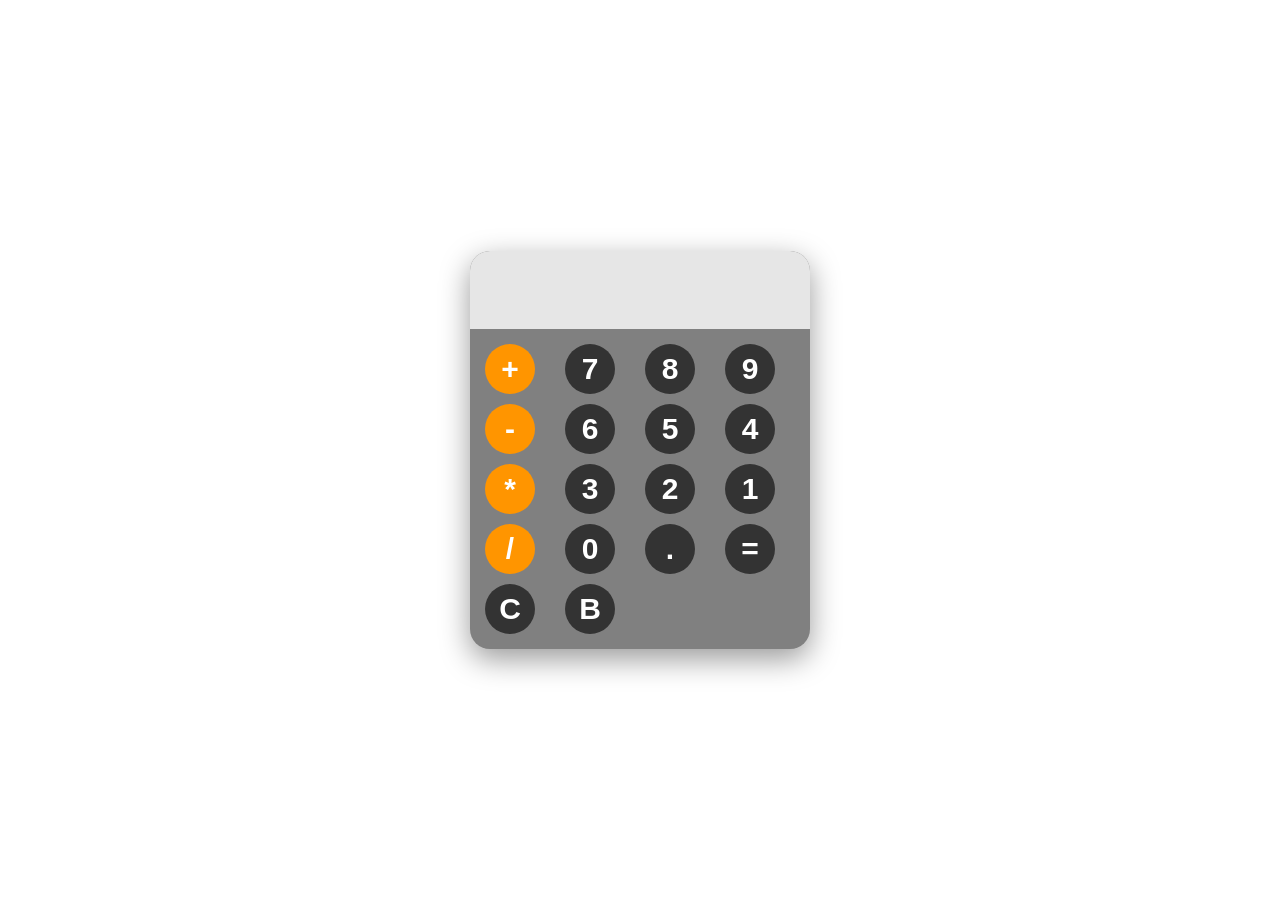
<file: Calculator/index.html>
<!DOCTYPE html>
<html lang="en">
    <head>
        <meta charset="utf-8">
        <!---<meta name="viewport" content="width=device-width; initial scale=1.0">---->
        <meta description="HTML, CSS, JSS" Author="Deolawage">
        <title>Calculator</title>
        <link rel="stylesheet" href="style.css" />
    
    </head>
    <body>
        <div id="calculator-container-wrapper">

            <input id="display" readonly/>

            <div id="numbers-keys">
                     <button class="operator-btn">+</button>
        <button class="numbers-btn">7</button>
        <button class="numbers-btn">8</button>
        <button class="numbers-btn">9</button>
        <button  class="operator-btn">-</button>
        <button class="numbers-btn">6</button>
        <button class="numbers-btn">5</button>
        <button class="numbers-btn">4</button>
        <button  class="operator-btn">*</button>
        <button class="numbers-btn">3</button>
        <button class="numbers-btn">2</button>
        <button class="numbers-btn">1</button>
        <button  class="operator-btn">/</button>
        <button class="numbers-btn">0</button>
        <button id="decimal-btn">.</button>
        <button  id="equal-btn">=</button>
        <button  id="clear-btn">C</button>
         <button id="backspace-btn">B</button>
            </div>
        </div>
    </body>
    <script defer src="script.js"></script>
</html>
</file>
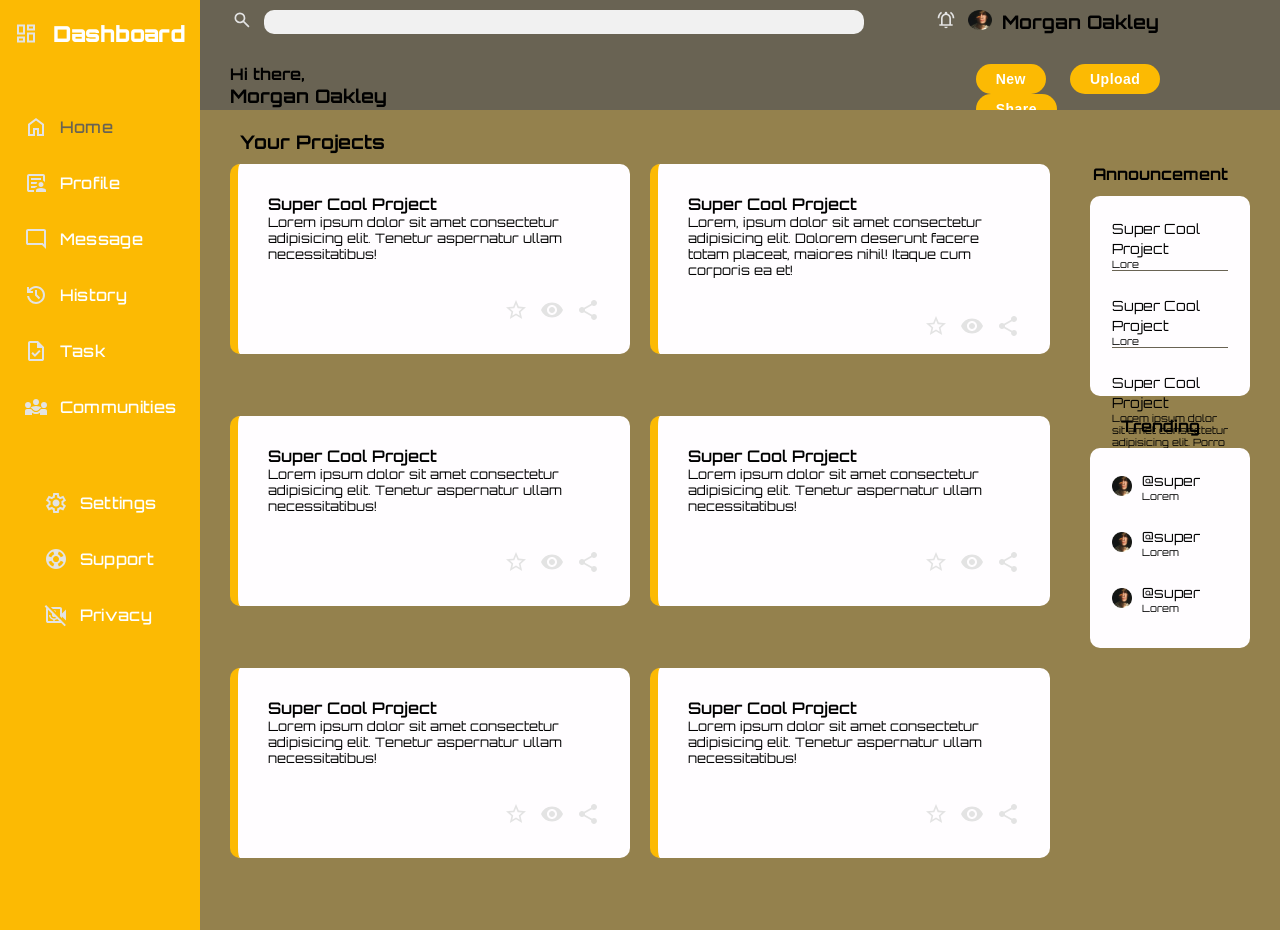
<file: Dashboard/index.html>
<!DOCTYPE html>
<html>
      <head>
    <meta charset="UTF-8">
    <meta http-equiv="X-UA-Compatible" content="IE=edge">
    <meta name="viewport" content="width=device-width, initial-scale=1.0">
    <title>Responsive Holy Grail</title>
     <link rel="preconnect" href="https://fonts.googleapis.com">
<link rel="preconnect" href="https://fonts.gstatic.com" crossorigin>
<link href="https://fonts.googleapis.com/css2?family=Orbitron:wght@400..900&display=swap" rel="stylesheet">
    <link rel="stylesheet" href="style.css">
  </head>
<body>
    
    <header>
   <div class="header-content" id="header-content">

    <div class="header-content-upperpart" id="header-content-upperpart">

        <div class="icon-flex" id="icon-flex">
        <img src="search_24dp_E3E3E3_FILL0_wght400_GRAD0_opsz24.svg" alt="" class="header-icon">
        <input type="search" name="search"  class="search-input">
</div>

        <div class="upper-part-rightside" id="upper-part-rightside">

            <div class="icon-flex" id="icon-flex">
                <img src="notifications_active_24dp_E3E3E3_FILL0_wght400_GRAD0_opsz24.svg" alt="" class="header-icon">

                <img src="image-avatar.png" alt="" class="header-icon" width="30px">
            <h3>Morgan Oakley</h3>
            </div>

        </div>
    </div>


    <div class="header-content-lowerpart" id="header-content-lowerpart">
               
        <div class="name-info" id="name-info">
            <h4>Hi there,</h4>
            <h3>Morgan Oakley (@morgan)</h3>
        </div>



        <div class="header-content-lowerpart-button">
            <button>New</button>
            <button>Upload</button>
            <button>Share</button>
        </div>
    </div>

   </div>
    </header>

    <section class="side-bar" id="side-bar">
        <div class="side-bar-wrapper" id="side-bar-wrapper">  
            
<!-- NAV -->
<nav class="navbar">
  <div class="nav-logo"><img src="dashboard_24dp_E3E3E3_FILL0_wght400_GRAD0_opsz24.svg" alt="" class="side-icon"> <span>Dashboard</span></div>
  <ul class="nav-links">

    <li><a href="#" class="active"><img src="home_24dp_E3E3E3_FILL0_wght400_GRAD0_opsz24.svg" alt="Home icon" class="side-icon">Home</a></li>

    <li><a href="#"><img src="article_person_24dp_E3E3E3_FILL0_wght400_GRAD0_opsz24.svg" class="side-icon">Profile</a></li>

    <li><a href="#"><img src="mode_comment_24dp_E3E3E3_FILL0_wght400_GRAD0_opsz24.svg" class="side-icon">Message</a></li>

    <li><a href="#"><img src="history_24dp_E3E3E3_FILL0_wght400_GRAD0_opsz24 (1).svg" alt="" class="side-icon">History</a></li>
    <li><a href="#"><img src="task_24dp_E3E3E3_FILL0_wght400_GRAD0_opsz24.svg" alt="" class="side-icon"> Task</a></li>

    <li><a href="#"><img src="diversity_3_24dp_E3E3E3_FILL0_wght400_GRAD0_opsz24.svg" alt="" class="side-icon">Communities</a></li>
      </ul>

<div class="second-part" id="second-part">
    <ul class="second-nav">
<li><a href="#"><img src="settings_24dp_E3E3E3_FILL0_wght400_GRAD0_opsz24.svg" alt="" class="side-icon">Settings</a></li>
<li><a href="#"><img src="support_24dp_E3E3E3_FILL0_wght400_GRAD0_opsz24.svg" alt="" class="side-icon">Support</a></li>
<li><a href="#"><img src="privacy_24dp_E3E3E3_FILL0_wght400_GRAD0_opsz24.svg" alt="" class="side-icon">Privacy</a></li>
</ul>
</div>


  
</nav>
</div>

    </section>

    <div class="center-main" id="center-main">

        <h3>Your Projects</h3>
    <section class="center-main-wrapper" id="center-main-wrapper">
    
        <div class="card">
            <div class="card-content">
                         <span>Super Cool Project</span>   
         <p>Lorem ipsum dolor sit amet consectetur adipisicing elit. Tenetur aspernatur ullam necessitatibus!</p>
          <div class="card-image" id="card-image">
          <img src="star_border_24dp_E3E3E3.svg" alt="" class="card-icon">
          <img src="visibility_24dp_E3E3E3.svg" alt="" class="card-icon">
          <img src="share_24dp_E3E3E3.svg" alt="" class="card-icon flipped-icon">
          </div>
          </div>
        </div>

        <div class="card">
            <div class="card-content">
            <span>Super Cool Project</span>   
         <p>Lorem, ipsum dolor sit amet consectetur adipisicing elit. Dolorem deserunt facere totam placeat, maiores nihil! Itaque cum corporis ea et!</p>
         <div class="card-image" id="card-image">
          <img src="star_border_24dp_E3E3E3.svg" alt="" class="card-icon">
          <img src="visibility_24dp_E3E3E3.svg" alt="" class="card-icon">
          <img src="share_24dp_E3E3E3.svg" alt="" class="card-icon flipped-icon">
          </div>
          
         </div>
        </div>
        <div class="card">
          <div class="card-content">
          <span>Super Cool Project</span>
         <p>Lorem ipsum dolor sit amet consectetur adipisicing elit. Tenetur aspernatur ullam necessitatibus!</p>
         <div class="card-image" id="card-image">
          <img src="star_border_24dp_E3E3E3.svg" alt="" class="card-icon">
          <img src="visibility_24dp_E3E3E3.svg" alt="" class="card-icon">
          <img src="share_24dp_E3E3E3.svg" alt="" class="card-icon flipped-icon">
          </div>
          </div>
          
        </div>

        <div class="card">
         <div class="card-content">
           <span>Super Cool Project</span> 
         <p>Lorem ipsum dolor sit amet consectetur adipisicing elit. Tenetur aspernatur ullam necessitatibus!</p>
         <div class="card-image" id="card-image">
          <img src="star_border_24dp_E3E3E3.svg" alt="" class="card-icon">
          <img src="visibility_24dp_E3E3E3.svg" alt="" class="card-icon">
          <img src="share_24dp_E3E3E3.svg" alt="" class="card-icon flipped-icon">
          </div>
          </div>
          
        </div>

        <div class="card">
<div class="card-content">
          <span>Super Cool Project</span>
         <p>Lorem ipsum dolor sit amet consectetur adipisicing elit. Tenetur aspernatur ullam necessitatibus!</p>
         <div class="card-image" id="card-image">
          <img src="star_border_24dp_E3E3E3.svg" alt="" class="card-icon">
          <img src="visibility_24dp_E3E3E3.svg" alt="" class="card-icon">
          <img src="share_24dp_E3E3E3.svg" alt="" class="card-icon flipped-icon">
          </div>
          </div>

        </div>

        <div class="card">
       <div class="card-content">
       <span>Super Cool Project</span> 
         <p>Lorem ipsum dolor sit amet consectetur adipisicing elit. Tenetur aspernatur ullam necessitatibus!</p>
         <div class="card-image" id="card-image">
          <img src="star_border_24dp_E3E3E3.svg" alt="" class="card-icon">
          <img src="visibility_24dp_E3E3E3.svg" alt="" class="card-icon">
          <img src="share_24dp_E3E3E3.svg" alt="" class="card-icon flipped-icon">
          </div>
          </div>
        </div>


        <div class="announcement-section" id="announcement-section">
         <h2>Announcement</h2>
         <div class="card1">
            <div class="Announcement-card">
                <span>Super Cool Project</span>   
         <p>Lore</p>
         </div>

         <div class="Announcement-card">
                <span>Super Cool Project</span>   
         <p>Lore</p>
         </div>


          <div class="Announcement-card">
                <span>Super Cool Project</span>   
         <p>Lorem ipsum dolor sit amet consectetur adipisicing elit. Porro vitae est dolorem?</p>
         </div>



        </div>
        </div>
         

        <div class="trends" id="trends">
            <h2>Trending</h2>
          <div class="card2">

             <div class="trends-card">
                <img src="image-avatar.png" alt="">
                <div class="trends-text">
                <span>@super</span>   
         <p>Lorem</p>
         </div>

         </div>
             

        
             <div class="trends-card">
                <img src="image-avatar.png" alt="">
                <div class="trends-text">
                <span>@super</span>   
         <p>Lorem</p>
         </div>

         </div>


             
             <div class="trends-card">
                <img src="image-avatar.png" alt="">
                <div class="trends-text">
                <span>@super</span>   
         <p>Lorem</p>
         </div>

         </div>



       



    </section>
    </div>
</body>
</html>
</file>
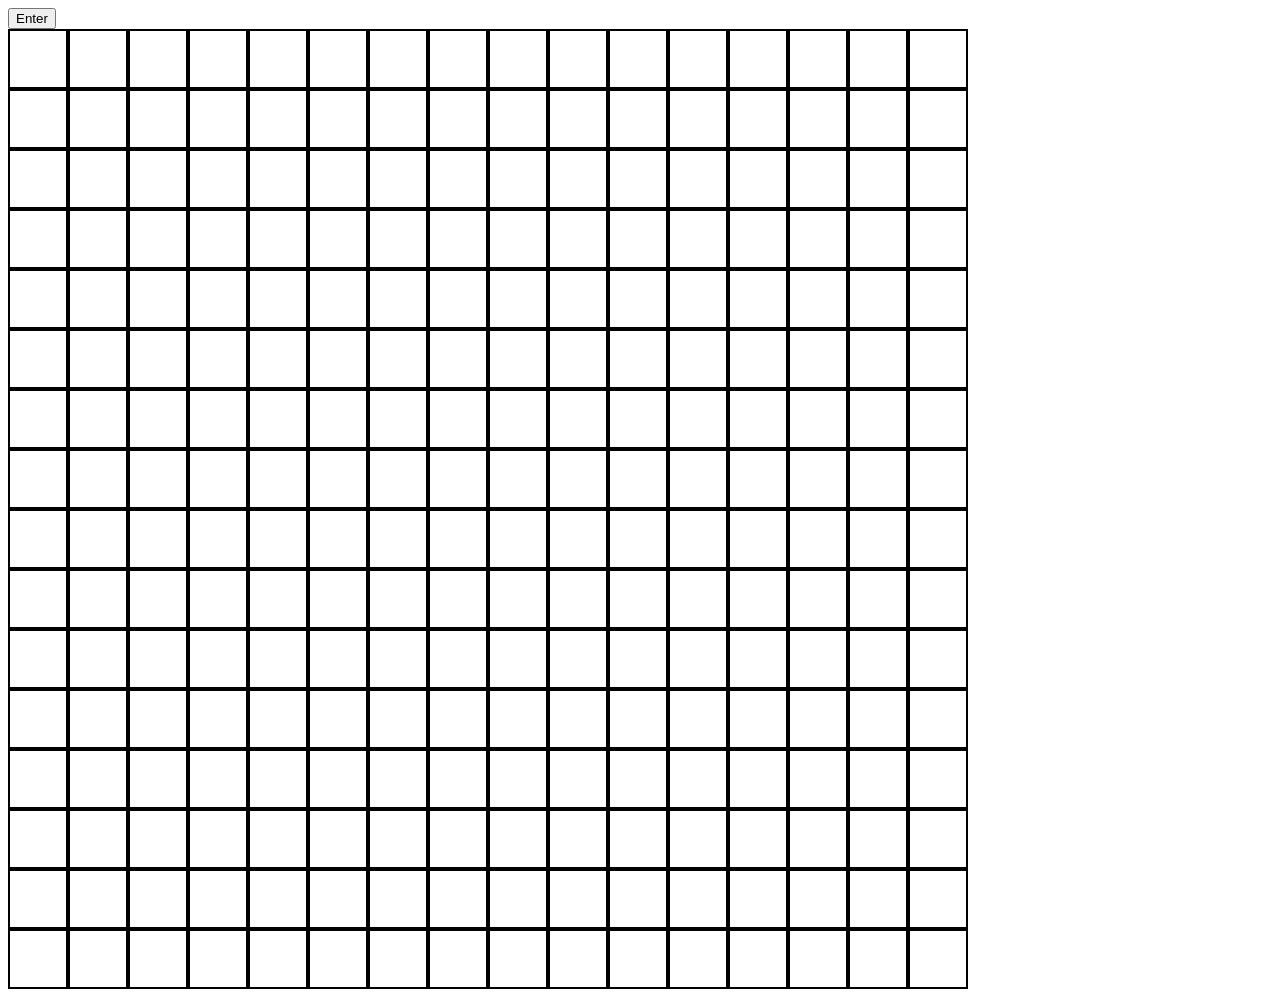
<file: Etch-a-Sketch/index.html>
<!DOCTYPE html>
<html lang="en">
    <head>
        <meta charset="UTF-8">
  <meta name="viewport" content="width=device-width, initial-scale=1.0">
  <title>Etch-a-Sketch Project</title>
  <link rel="stylesheet" href="style.css">
    </head>
    <body>
    

    <button id="btn">Enter</button>
        
        <section id="container-grid"></section>
    </body>
    <script src="script.js" defer></script>
</html>
</file>
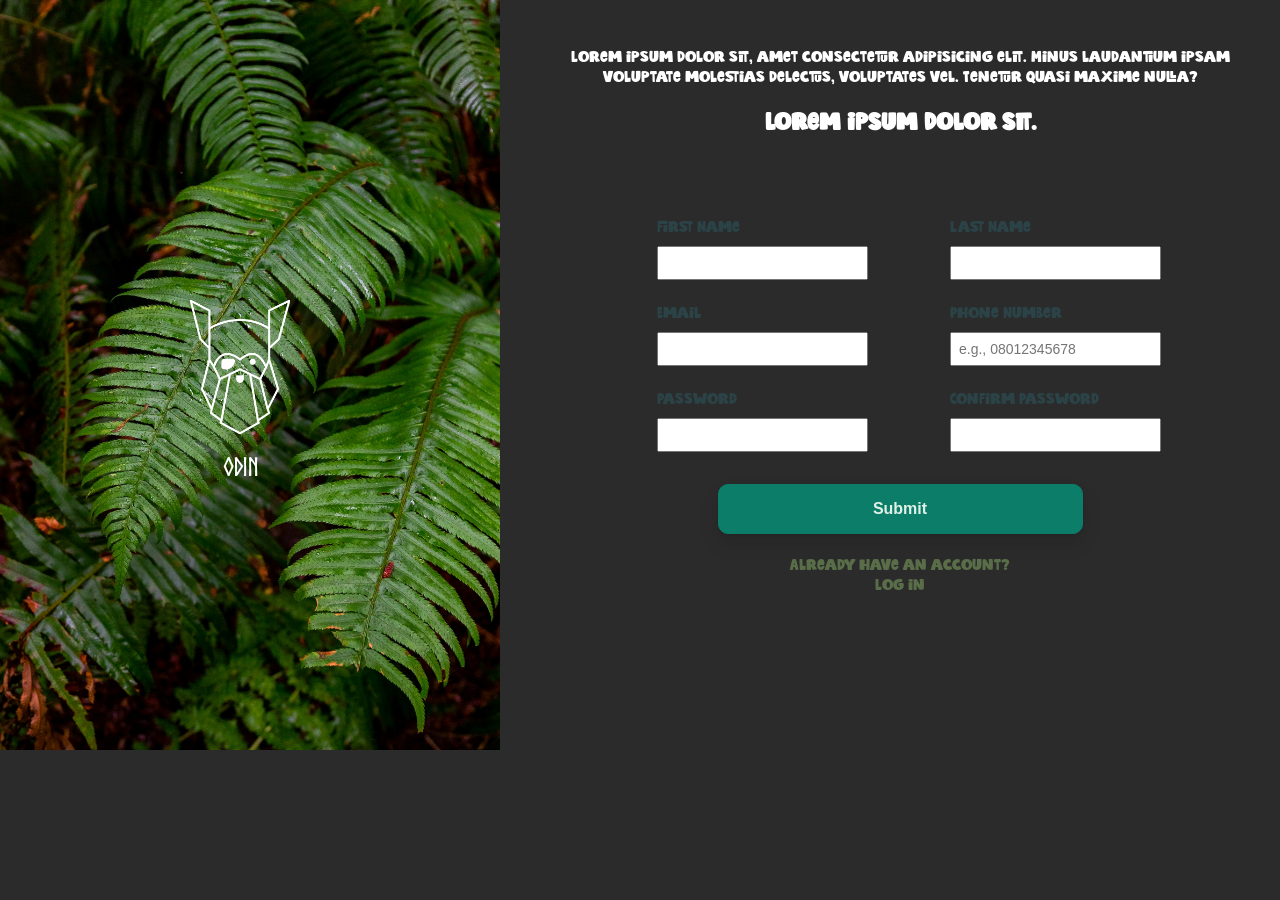
<file: Form/index.html>
<!DOCTYPE html>
<html lang='en'>
  <head>
    <meta charset='UTF-8'/>
    <title>Speaker Submission</title>
    <link rel="stylesheet" href="style.css"/>
  </head>
  <body>


<section id="container-wrapper" class="container-wrapper">

  <div id="make-work">
  <div class="side">
    <img src="sideimage.jpg" alt="Side Image">
  </div>
  <div class="positioned"> 
        <img src="odin-lined.png" alt="Odin Logo" width="50px" height="50px"> 
        <h2>ODIN</h2>
</div>


</div>
  </div>

  </div>

<div class="form-wrap-page" id="form-wrap-page">

  <div id="form-wrap-p">
  
<p>Lorem ipsum dolor sit, amet consectetur adipisicing elit. Minus laudantium ipsam voluptate molestias delectus, voluptates vel. Tenetur quasi maxime nulla?</p>
<h2>Lorem ipsum dolor sit.</h2>
  </div>


<form action="" method="get" class="form-wrap-elf" >

  <div class="flex">
<div class="form-input-flex">
  <label for="first-name">First Name</label>
   <input type="text" name="first-name" id="first-name" required />
</div>



<div class="form-input-flex">
  <label for="last-name">Last Name</label>
   <input type="text" name="last-name" id="last-name" required />
</div>

</div>


<div class="flex">
<div class="form-input-flex">
  <label for="Email">Email</label>
   <input type="email" name="Email" id="email" required />
</div>



<div class="form-input-flex">
  <label for="Phone-Number">Phone Number</label>
   <input type="number" name="Phone-Number" id="Phone-Number" required 
    pattern="\d{11}" 
    maxlength="11"
    placeholder="e.g., 08012345678"/>
</div>
</div>


<div class="flex">

<div class="form-input-flex">
  <label for="Password">Password</label>
   <input type="password" name="Password" id="Password" required minlength="4" maxlength="8"/>
</div>


<div class="form-input-flex">
  <label for="Confirmation">Confirm Password</label>
   <input type="password" name="Confrim-password" id="confirm-password" required  minlength="4" maxlength="8"/>
</div>
</div>

<div id="submit-footer">
<button type="submit">Submit</button>
<a class="Log" href="#">Already have an account?</a><a href="#" class="Log">Log in</a>
</div>
</form>

</div>

</section>


  </body>
</html>
</file>
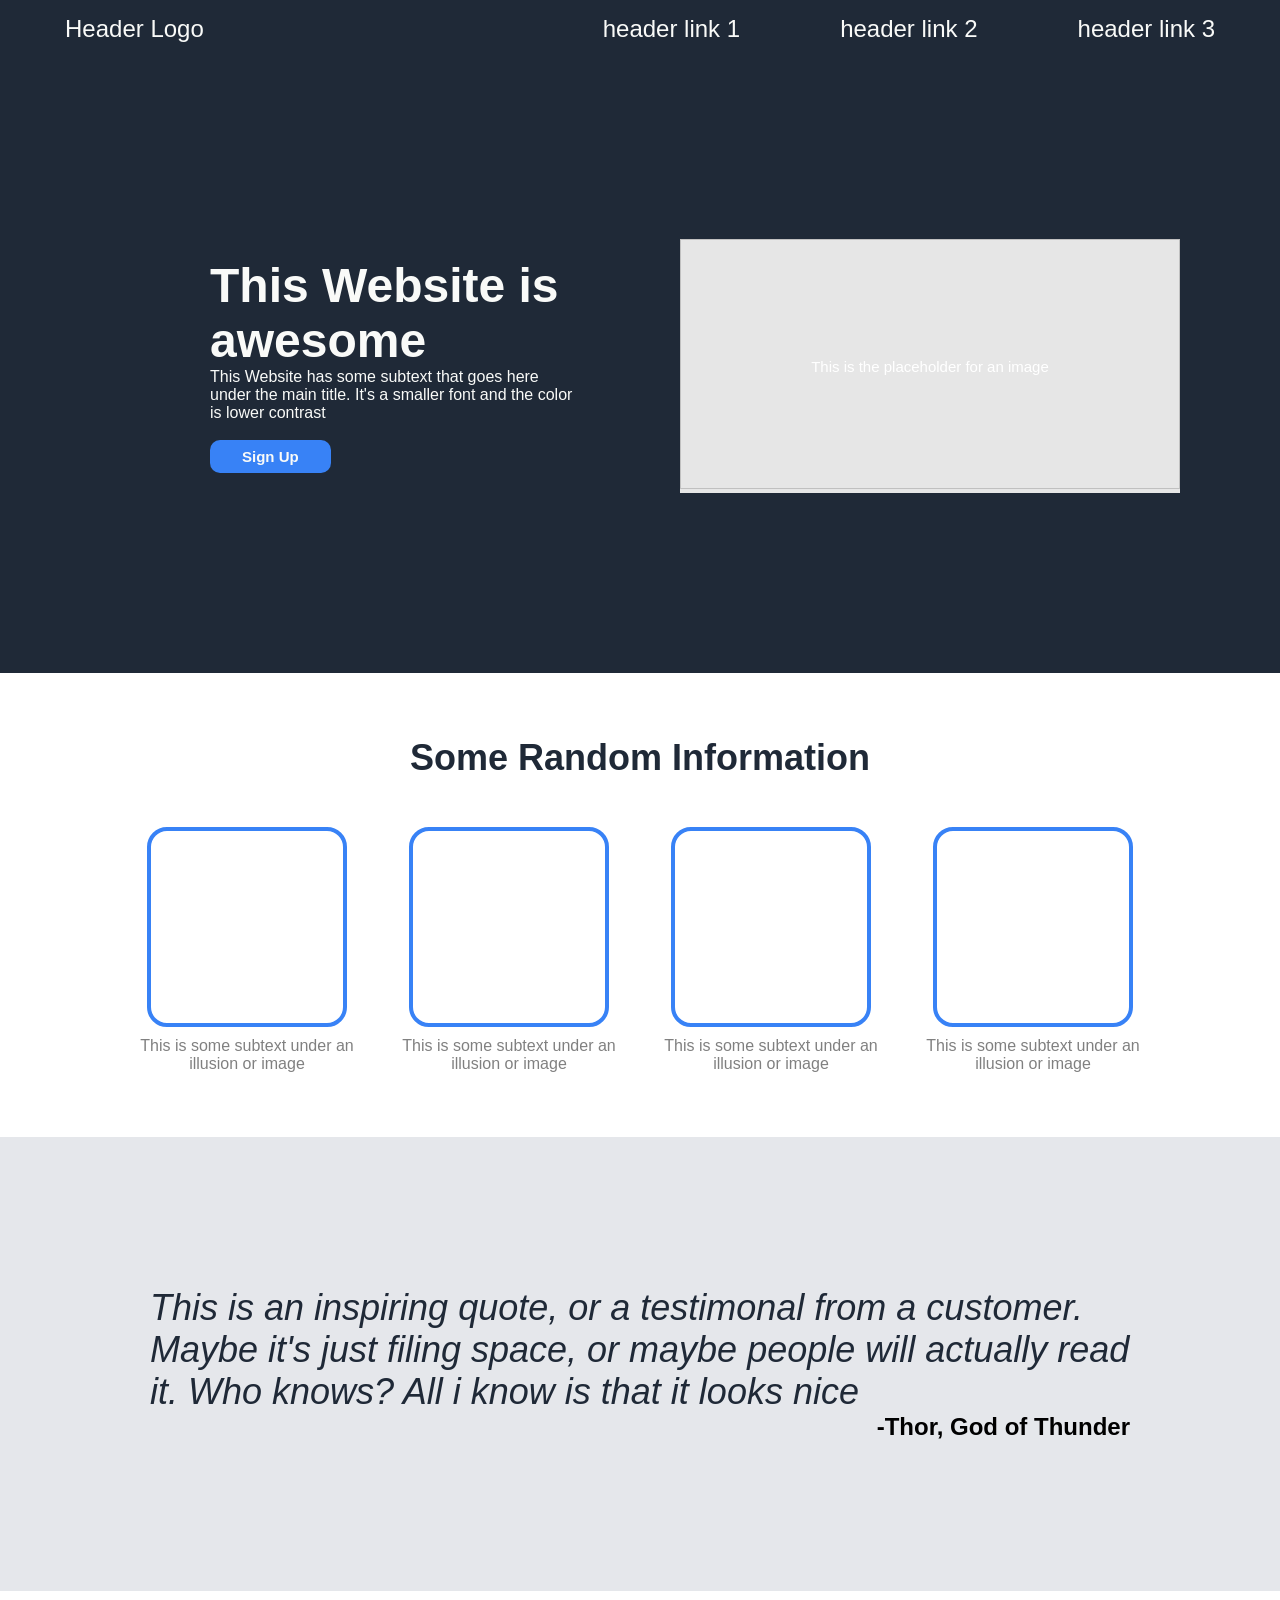
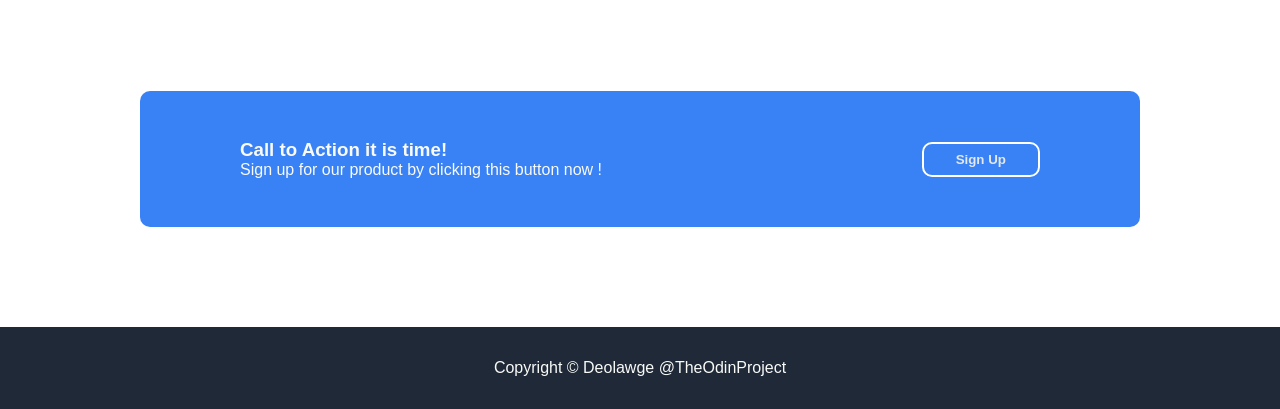
<file: Landing Page/index.html>
<!DOCTYPE html>
<html lang="en">
<head>
    <meta charset="UTF-8">
    <meta http-equiv="X-UA-Compatible" content="IE=edge">
    <meta name="viewport" content="width=device-width, initial-scale=1.0">
    <title>Odin Website Project</title>
     <link rel="stylesheet" href="style.css">

</head>
<body>

  <!--Header-->
    <!--Navbar Section-->
<nav class="flex-container">
<div class="navbar">
<ul class="nav-list">
    <li class="nav-item"><a class="active" href="#">Header Logo</a></li>
    <li class="nav-item"><a class="active" href="#"> header link 1</a></li>
    <li class="nav-item"><a href="#about">header link 2</a></li>
    <li class="nav-item"><a href="#project"> header link 3</a></li> 
     </ul>
     </div>
     </nav>
  <!--Navbar Section ends here-->
<!--Header Section ends here-->


     <!--Hero Section-->
     <section class="hero-section" id="hero-section">
        <article>
            <div class="hero-container" >
              <div class="hero_text"><!--hero text-->
        <h1 id="hero-main-text"> This Website is awesome</h1>
        <p id="hero-secondary-text">This Website has some subtext that goes here under the main title. It's a smaller font and the color is lower contrast</p>
      <br/>
      <button type="submit" class="button">Sign Up</button>
                </div>
                <div class="image-container">  <!--image container to make text align center of hero image-->    
              <div class="hero-img">
                <img  width="500" height="250">
               <div class="text-img">This is the placeholder for an image</div>
              </div>

                </div>
      
                </div>
                
         
     </section>
     <!--Hero section-->

<!--Information Section-->
     <section class="info-section" id="info-section">
        
          <h2 id="info-header" class="info-header">Some Random Information</h2>
         
        <div class="card-container"><!--Card container-->
            <div class="card">
                <div class="box">
              <img>
                </div>
                <p>This is some subtext under an illusion or image</p>
            </div>

            <div class="card"><!--Card container-->
              <div class="box">
                <img>
              </div>
              <p>This is some subtext under an illusion or image</p>
          </div>


          <div class="card"><!--Card container-->
            <div class="box">
              <img>
            </div>
            <p>This is some subtext under an illusion or image</p>
        </div>


        <div class="card"><!--Card container-->
          <div class="box">
            <img>
          </div>
          <p>This is some subtext under an illusion or image</p>
      </div>

        </div>
      </section>
<!--Information Section-->

<!--Quote section-->
     <section class="quote-section">
      <div class="quote-content">
        <p class="quote-text">This is an inspiring quote, or a testimonal from a customer. Maybe it's just filing space, or maybe people will actually read it. Who knows? All i know is that it looks nice</p>
        <h2>-Thor, God of Thunder</h2>
      </div>
     </section>
     <!--Quote section  ends here-->

     <!--Call section-->
     <section class="call-section" id="call-section">
      <div class="call-banner">
        <div class="call-text">
          <h3>Call to Action it is time!</h3>
          <p>Sign up for our product by clicking this button now !</p>
        </div>
        <button type="submit" class="call-btn">Sign Up</button>
      </div>
     </section>
     <!--Call section ends here-->

     <!--Footer section-->
     <footer>
      <p>Copyright &copy Deolawge @TheOdinProject</p>
     </footer>

     <!--Footer section ends here-->

</body>
</html>

<!--Completed by Deolawage
Date completed:3/9/26
Date started: 3/8/26
Odin Project
-->
</file>
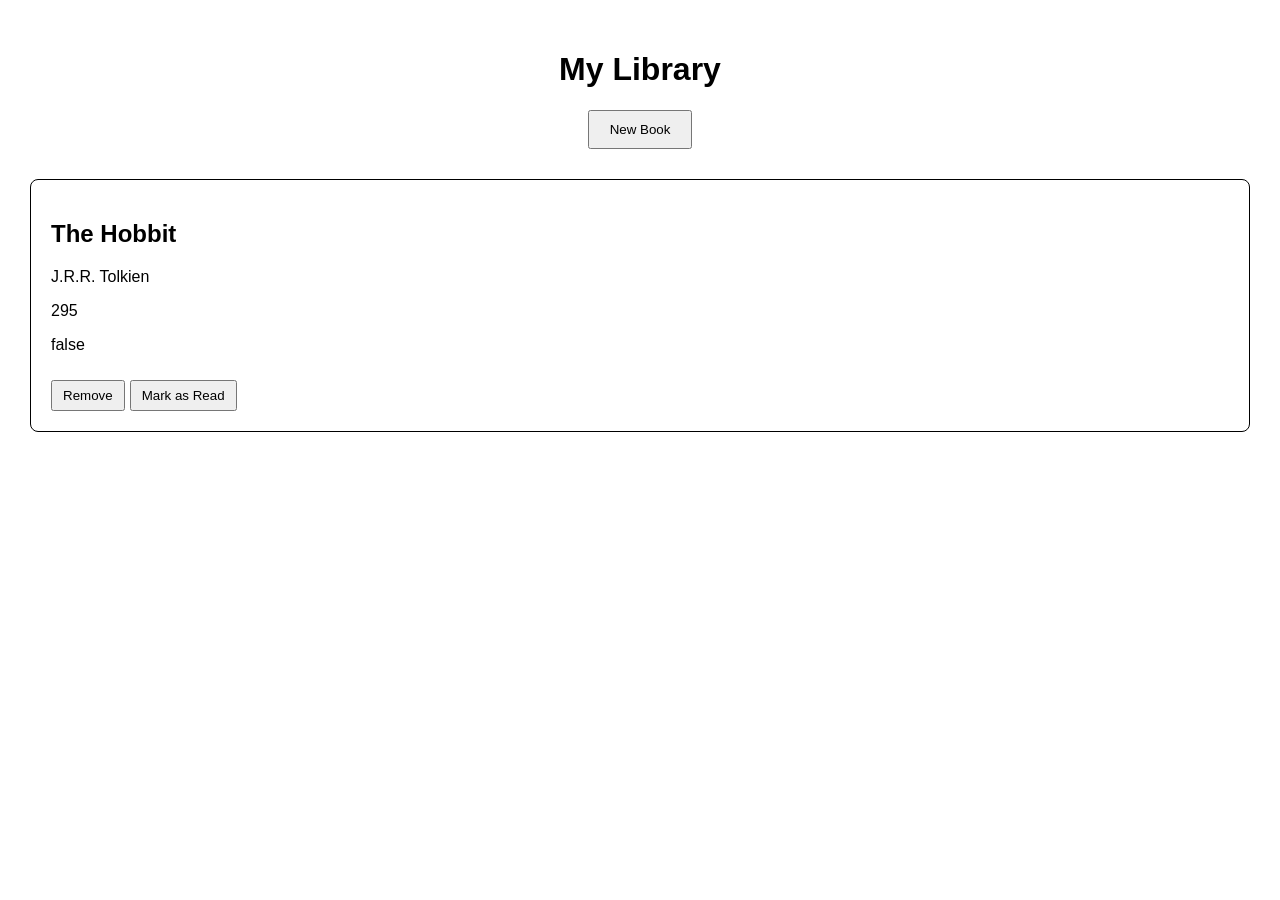
<file: LibraryApp/index.html>
<!Doctype html>
<html>
    <head> 
        <meta charset="UTF-8">
    <meta name="viewport" content="width=device-width, initial-scale=1.0">
    <link rel="stylesheet" href="style.css">
</head>
    <body>
        <h1>My Library</h1>

        <button id="new-book-btn">New Book</button>
        <dialog id="book-dialog">
            <form id="book-form">
                 <h2>Add a New Book</h2>

        <label for="title">Title</label>
        <input type="text" id="title" name="title" required>

        <label for="author">Author</label>
        <input type="text" id="author" name="author" required>

        <label for="pages">Number of Pages</label>
        <input type="number" id="pages" name="pages" min="1" required>

        <label>
            <input type="checkbox" id="is-read" name="isRead">
            I've read this book
        </label>

        <div class="form-buttons">
            <button type="submit">Add Book</button>
            <button type="button" id="close-dialog">Cancel</button>
        </div>
            </form>
        </dialog>

    










      <div id="library">

      </div>


    <script src="script.js" defer></script>
</html>
</file>
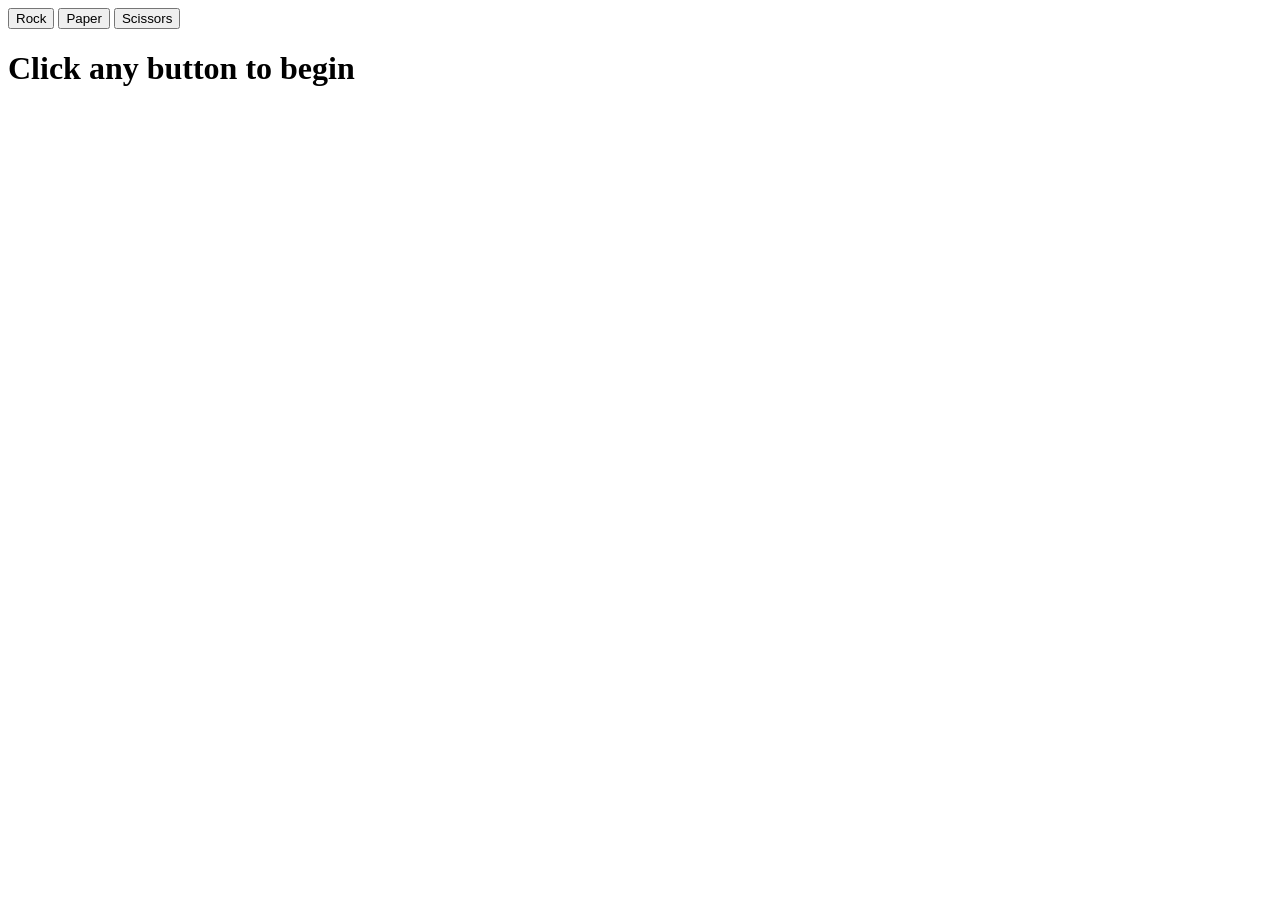
<file: rockpaperscissors/index.html>
<!DOCTYPE html>
<html lang="en">
    <head>
        <meta charset="utf-8">
        <!---<meta name="viewport" content="width=device-width; initial scale=1.0">---->
        <meta description="HTML, JSS" Author="Deolawage">
        <title>Rock, Paper and Scissors Game</title>
    </head>
    <body>
<div id="show-board"></div>

<button class="choice-btn" data-choice="rock">Rock</button>
<button class="choice-btn" data-choice="paper">Paper</button>
<button class="choice-btn" data-choice="scissors">Scissors</button>
<div id="results"></div>

        <script src="script.js"></script>
        <h1>Click any button to begin</h1><!--Click any button to start game-->
    </body>
</html>
</file>
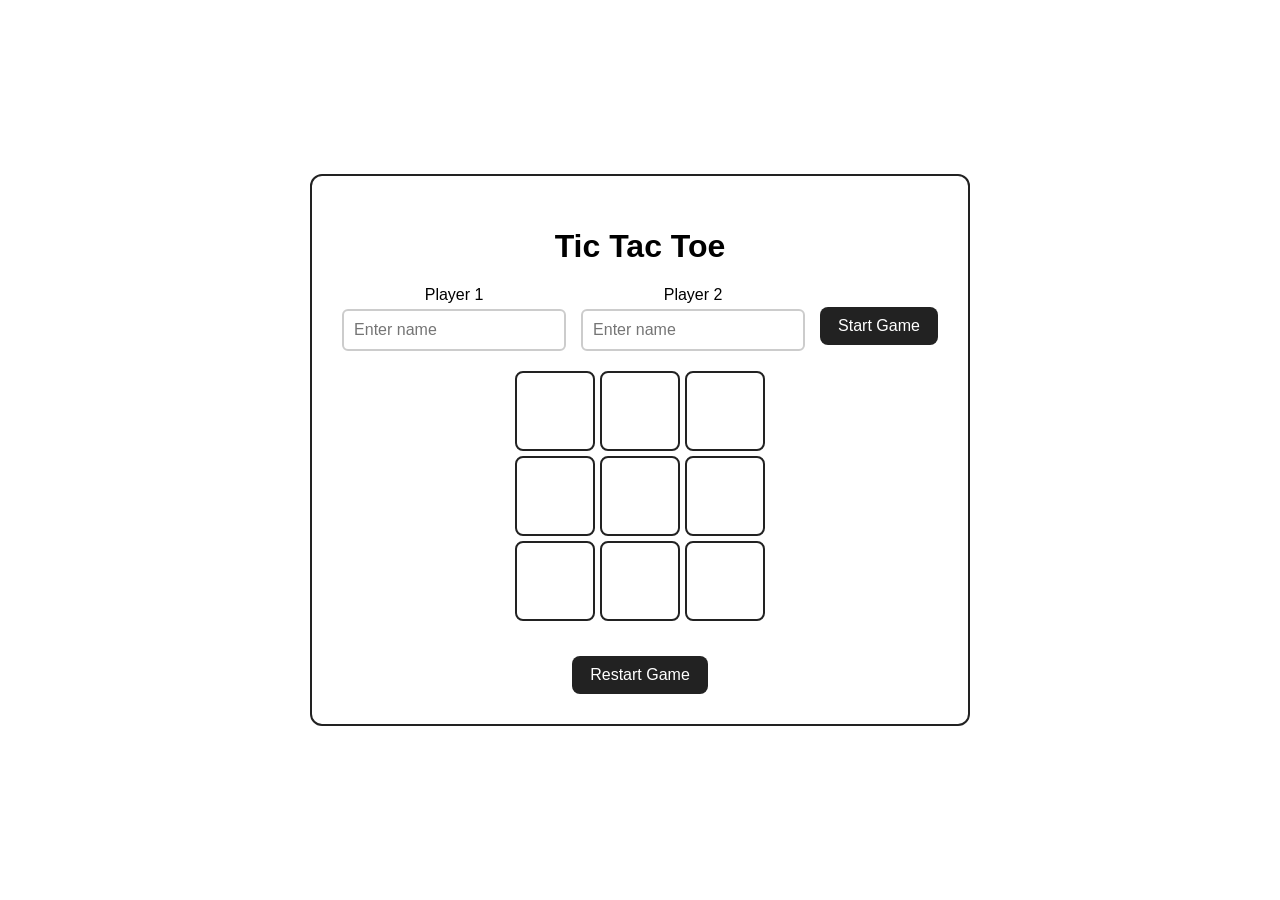
<file: tictactoe/index.html>
<!DOCTYPE html>
<html lang="en">
<head>
    <meta charset="UTF-8">
    <meta name="viewport" content="width=device-width, initial-scale=1.0">
    <title>Tic Toc Toe</title>
    <link rel="stylesheet" href="style.css">
</head>
<body>
   <div class="game-container">
    <h1>Tic Tac Toe</h1>

<div class="player-inputs">
    <div>
        <label for="player-one-name">Player 1</label>
        <input type="text" id="player-one-name" placeholder="Enter name">
    </div>

    <div>
        <label for="player-two-name">Player 2</label>
        <input type="text" id="player-two-name" placeholder="Enter name">
    </div>

    <button id="start-game-btn">Start Game</button>
</div>

<h2 class="turn-display"></h2>
<h2 class="result-display"></h2>

    <div class="game-board">
    <button class="cell" data-index="0"></button>
    <button class="cell" data-index="1"></button>
    <button class="cell" data-index="2"></button>
    <button class="cell" data-index="3"></button>
    <button class="cell" data-index="4"></button>
    <button class="cell" data-index="5"></button>
    <button class="cell" data-index="6"></button>
    <button class="cell" data-index="7"></button>
    <script src="script.js" defer></script>
    <button class="cell" data-index="8"></button>
</div>
  

<button id="restart-btn">Restart Game</button>
</div>
</body>
</html>
</file>
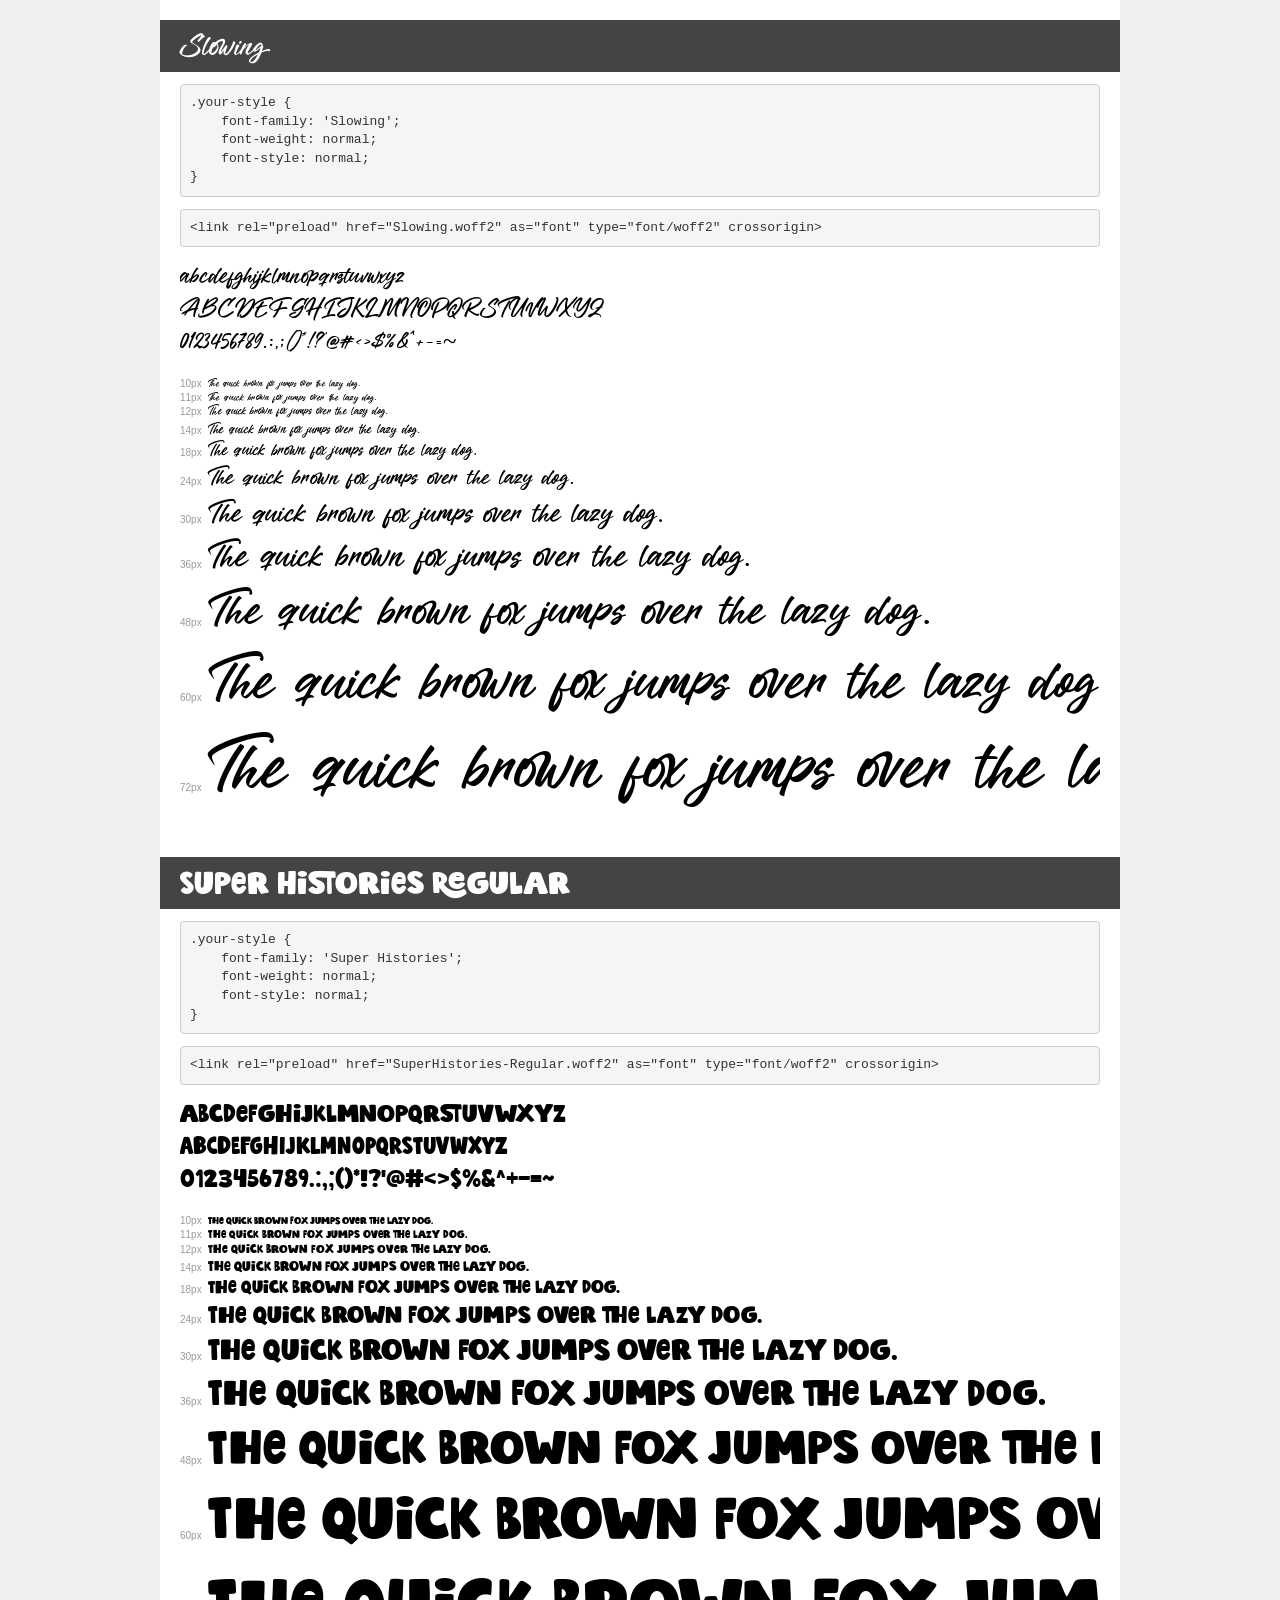
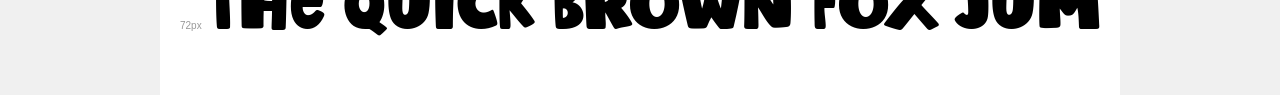
<file: Form/tobeusedfonts/demo.html>
<!DOCTYPE html>
<html lang="en">
<head>
    <meta charset="utf-8">
    <meta http-equiv="X-UA-Compatible" content="IE=edge">
    <meta name="viewport" content="width=device-width, initial-scale=1">
    <meta name="robots" content="noindex, noarchive">
    <meta name="format-detection" content="telephone=no">
    <title>Transfonter demo</title>
    <link href="stylesheet.css" rel="stylesheet">
    <style>
        /*
        http://meyerweb.com/eric/tools/css/reset/
        v2.0 | 20110126
        License: none (public domain)
        */
        html, body, div, span, applet, object, iframe,
        h1, h2, h3, h4, h5, h6, p, blockquote, pre,
        a, abbr, acronym, address, big, cite, code,
        del, dfn, em, img, ins, kbd, q, s, samp,
        small, strike, strong, sub, sup, tt, var,
        b, u, i, center,
        dl, dt, dd, ol, ul, li,
        fieldset, form, label, legend,
        table, caption, tbody, tfoot, thead, tr, th, td,
        article, aside, canvas, details, embed,
        figure, figcaption, footer, header, hgroup,
        menu, nav, output, ruby, section, summary,
        time, mark, audio, video {
            margin: 0;
            padding: 0;
            border: 0;
            font-size: 100%;
            font: inherit;
            vertical-align: baseline;
        }
        /* HTML5 display-role reset for older browsers */
        article, aside, details, figcaption, figure,
        footer, header, hgroup, menu, nav, section {
            display: block;
        }
        body {
            line-height: 1;
        }
        ol, ul {
            list-style: none;
        }
        blockquote, q {
            quotes: none;
        }
        blockquote:before, blockquote:after,
        q:before, q:after {
            content: '';
            content: none;
        }
        table {
            border-collapse: collapse;
            border-spacing: 0;
        }
        /* demo styles */
        body {
            background: #f0f0f0;
            color: #000;
        }
        .page {
            background: #fff;
            width: 920px;
            margin: 0 auto;
            padding: 20px 20px 0 20px;
            overflow: hidden;
        }
        .font-container {
            overflow-x: auto;
            overflow-y: hidden;
            margin-bottom: 40px;
            line-height: 1.3;
            white-space: nowrap;
            padding-bottom: 5px;
        }
        h1 {
            position: relative;
            background: #444;
            font-size: 32px;
            color: #fff;
            padding: 10px 20px;
            margin: 0 -20px 12px -20px;
        }
        .letters {
            font-size: 25px;
            margin-bottom: 20px;
        }
        .s10:before {
            content: '10px';
        }
        .s11:before {
            content: '11px';
        }
        .s12:before {
            content: '12px';
        }
        .s14:before {
            content: '14px';
        }
        .s18:before {
            content: '18px';
        }
        .s24:before {
            content: '24px';
        }
        .s30:before {
            content: '30px';
        }
        .s36:before {
            content: '36px';
        }
        .s48:before {
            content: '48px';
        }
        .s60:before {
            content: '60px';
        }
        .s72:before {
            content: '72px';
        }
        .s10:before, .s11:before, .s12:before, .s14:before,
        .s18:before, .s24:before, .s30:before, .s36:before,
        .s48:before, .s60:before, .s72:before {
            font-family: Arial, sans-serif;
            font-size: 10px;
            font-weight: normal;
            font-style: normal;
            color: #999;
            padding-right: 6px;
        }
        pre {
            display: block;
            padding: 9px;
            margin: 0 0 12px;
            font-family: Monaco, Menlo, Consolas, "Courier New", monospace;
            font-size: 13px;
            line-height: 1.428571429;
            color: #333;
            font-weight: normal;
            font-style: normal;
            background-color: #f5f5f5;
            border: 1px solid #ccc;
            overflow-x: auto;
            border-radius: 4px;
        }
        /* responsive */
        @media (max-width: 959px) {
            .page {
                width: auto;
                margin: 0;
            }
        }
    </style>
</head>
<body>
<div class="page">
    <div class="demo">
        <h1 style="font-family: 'Slowing'; font-weight: normal; font-style: normal;">Slowing</h1>
        <pre title="Usage">.your-style {
    font-family: 'Slowing';
    font-weight: normal;
    font-style: normal;
}</pre>
        <pre title="Preload (optional)">
&lt;link rel=&quot;preload&quot; href=&quot;Slowing.woff2&quot; as=&quot;font&quot; type=&quot;font/woff2&quot; crossorigin&gt;</pre>
        <div class="font-container" style="font-family: 'Slowing'; font-weight: normal; font-style: normal;">
            <p class="letters">
                abcdefghijklmnopqrstuvwxyz<br>
ABCDEFGHIJKLMNOPQRSTUVWXYZ<br>
                0123456789.:,;()*!?'@#&lt;&gt;$%&^+-=~
            </p>
            <p class="s10" style="font-size: 10px;">The quick brown fox jumps over the lazy dog.</p>
            <p class="s11" style="font-size: 11px;">The quick brown fox jumps over the lazy dog.</p>
            <p class="s12" style="font-size: 12px;">The quick brown fox jumps over the lazy dog.</p>
            <p class="s14" style="font-size: 14px;">The quick brown fox jumps over the lazy dog.</p>
            <p class="s18" style="font-size: 18px;">The quick brown fox jumps over the lazy dog.</p>
            <p class="s24" style="font-size: 24px;">The quick brown fox jumps over the lazy dog.</p>
            <p class="s30" style="font-size: 30px;">The quick brown fox jumps over the lazy dog.</p>
            <p class="s36" style="font-size: 36px;">The quick brown fox jumps over the lazy dog.</p>
            <p class="s48" style="font-size: 48px;">The quick brown fox jumps over the lazy dog.</p>
            <p class="s60" style="font-size: 60px;">The quick brown fox jumps over the lazy dog.</p>
            <p class="s72" style="font-size: 72px;">The quick brown fox jumps over the lazy dog.</p>
        </div>
    </div>

    <div class="demo">
        <h1 style="font-family: 'Super Histories'; font-weight: normal; font-style: normal;">Super Histories Regular</h1>
        <pre title="Usage">.your-style {
    font-family: 'Super Histories';
    font-weight: normal;
    font-style: normal;
}</pre>
        <pre title="Preload (optional)">
&lt;link rel=&quot;preload&quot; href=&quot;SuperHistories-Regular.woff2&quot; as=&quot;font&quot; type=&quot;font/woff2&quot; crossorigin&gt;</pre>
        <div class="font-container" style="font-family: 'Super Histories'; font-weight: normal; font-style: normal;">
            <p class="letters">
                abcdefghijklmnopqrstuvwxyz<br>
ABCDEFGHIJKLMNOPQRSTUVWXYZ<br>
                0123456789.:,;()*!?'@#&lt;&gt;$%&^+-=~
            </p>
            <p class="s10" style="font-size: 10px;">The quick brown fox jumps over the lazy dog.</p>
            <p class="s11" style="font-size: 11px;">The quick brown fox jumps over the lazy dog.</p>
            <p class="s12" style="font-size: 12px;">The quick brown fox jumps over the lazy dog.</p>
            <p class="s14" style="font-size: 14px;">The quick brown fox jumps over the lazy dog.</p>
            <p class="s18" style="font-size: 18px;">The quick brown fox jumps over the lazy dog.</p>
            <p class="s24" style="font-size: 24px;">The quick brown fox jumps over the lazy dog.</p>
            <p class="s30" style="font-size: 30px;">The quick brown fox jumps over the lazy dog.</p>
            <p class="s36" style="font-size: 36px;">The quick brown fox jumps over the lazy dog.</p>
            <p class="s48" style="font-size: 48px;">The quick brown fox jumps over the lazy dog.</p>
            <p class="s60" style="font-size: 60px;">The quick brown fox jumps over the lazy dog.</p>
            <p class="s72" style="font-size: 72px;">The quick brown fox jumps over the lazy dog.</p>
        </div>
    </div>

</div>
</body>
</html>
</file>
<file: Calculator/style.css>
*{
    box-sizing: border-box;
    margin: 0;
    padding: 0  ;
}

body{
    display: flex;
    justify-content: center;
    align-items: center;
    min-height: 100vh;
}


#calculator-container-wrapper{
    font-family: 'Times New Roman', Times, serif;
    background-color: gray;
    border-radius: 20px;
    box-shadow: 0 10px 30px rgba(0, 0, 0, 0.4);
    width: 340px;
    overflow: hidden;
    
}

#display{
width: 100%;
padding:10px;
color: #000000;
font-size: 50px;
border: none;
background-color: hsl(0, 0%, 90%);

}

#numbers-keys{
    display: grid;
    grid-template-columns: repeat(4, 1fr);
    gap: 10px;
    padding: 15px;
}



button{
      outline: none;
    width: 50px;
    height: 50px;
    border: none;
    background-color: hsl(0, 0%, 20%);
    border-radius: 50px;
    font-size: 30px;
    color: #ffffff;
    font-weight:bold ;
    cursor: pointer;
 

}
  
  

button:hover{
    background-color: hsl(0, 0%, 60%);
}


button:active{
    background-color: hsl(0, 0%, 60%);
}

.operator-btn{
    background-color: hsl(35, 100%, 50%);
}

.operator-btn:hover{
    background-color: hsl(35, 100%, 75%);
}

.operator-btn:active{
    background-color: hsl(35, 100%, 85%);
}

/* Start date:
Odin Project Final Foundation Project
  Layout done: Aug, 2025
  Copyright &copy Deloawage (Delight Tioluwani Ageloye)
  Dummy Web*/
</file>
<file: Dashboard/style.css>
:root{
    --side: #fcba03;
    --head: #696353;
    --main: #94814d;
    --card: #fffdff;
    --white: #feffff;


}



*{
    box-sizing: border-box;
    margin: 0;
    padding: 0;
}


body{
    height: 100vh;

    font-family: "Orbitron", sans-serif;
    display: grid;
    grid-template-columns: 200px 1fr;       
    grid-template-rows: 110px 1fr;
}

header{
    background-color: var(--head);
    grid-column:  2 / 3;
    grid-row: 1 / 2;
}

.side-bar{
    background-color: var(--side);
    grid-row: 1 / 3;
    grid-column: 1 / 2;
}

.center-main-wrapper{
    background-color: var(--main);
    grid-column: 2/3;
    grid-row: 2/3;
    /*center-main-wrapper*/
    padding: 10px;
    gap: 20px;
    grid-template-areas: 
    "c1 c2 c7"
    "c3 c4 c7"
    "c5 c6 c8";


    display: grid;
    grid-template-columns: 1fr 1fr 1fr;
    grid-template-rows:  1fr 1fr 1fr;

}

.card{
    background-color: var(--card);
    border-radius: 10px;

    border-left: 8px solid var(--side);
    padding: 30px;
    max-width: 100%;
    width: 400px;
    height: 190px;

    display: flex;
    flex-direction: column;
    gap: 12px;
}


.card:nth-child(1){
    grid-area: c1;
}


.card:nth-child(2){
    grid-area: c2;
}

.card:nth-child(3){
    grid-area: c3;
}

.card:nth-child(4){
    grid-area: c4;
}

.card:nth-child(5){
    grid-area: c5;
}

.card:nth-child(6){
    grid-area: c6;
}

.card:nth-child(7){
    grid-area: c7;
}

.card:nth-child(8){
    grid-area: c8;
}








.navbar{
    display: flex;
    flex-direction: column;
    justify-content: space-between; 
  align-items: center;
  padding: 20px 60px;
  font-size: 17px;
  font-weight: 500;
  gap: 60px;
}

.nav-logo{
    color: var(--white);
     text-decoration: none;
     font-size: 22px; font-weight: 900;
     display: inline-flex;
     gap: 15px;
}

.nav-links { 
    display: flex;
    flex-direction: column; 
    gap: 20px; 
    list-style: none; 
    
}

.nav-links a {
  font-size: 16px; 
  font-weight: 500;
  color: var(--white);
   text-decoration: none;
  letter-spacing: 0.3px;
   transition: color 0.2s;
  padding-bottom: 2px;
}
.nav-links a:hover, .nav-links a.active {
  color: var(--head);

}

 .second-nav{
    display: flex;
    flex-direction: column; 
    gap: 20px; 
    list-style: none; 
}

.second-nav a{
      font-size: 16px; 
  font-weight: 500;
  color: var(--white);
   text-decoration: none;
  letter-spacing: 0.3px;
   transition: color 0.2s;
  padding-bottom: 2px;
}

.second-nav a:hover, .second-nav a.active {
  color: var(--head);

}



/* 1. Target the anchor tag to align its contents */
li a {
  display: inline-flex;   /* Makes it a flex box but lets it behave like an inline element */
  align-items: center;    /* Vertically centers the SVG icon and the text "Home" */
  gap: 12px;              /* Creates clean, consistent spacing between icon and text */
  text-decoration: none;  /* Removes the default underline from the link */
  color: #E3E3E3;         /* Matches your icon color code */
  padding: 8px 12px;      /* Optional: Adds clickable padding around the link */
}

/* 2. Control the size of your downloaded SVG */
.side-icons {
  width: 24px;            /* Matches your SVG's native 24px optical size */

  height: 24px;
  display: block;         /* Prevents any strange default line-height spacing underneath the image */
}



.header-content{
display: flex;
flex-direction: column;
align-items: flex-start;
align-self: start;
justify-content: center;
padding: 0 20px;
margin-top: 10px;
padding-left: 30px;
gap: 30px;
}


.header-content-upperpart{
    display: flex;
    flex-direction: row;
    gap: 70px;
}


.header-content-lowerpart{
    display: flex;
    flex-direction: row;
    gap: 500px;
    margin-bottom: 60px;
}


.name-info{
    display: flex;
    flex-direction: column;
    font-size: 16px;
}





.search-input{
    max-width: 100%;
    width: 600px;
    border-radius: 10px;
  border: none;
  background: #f1f1f1;

}

.icon-flex{
    display: inline-flex;
    flex-direction: row;
    gap: 10px;
    text-decoration: none;

}

.header-icon{
    width: 24px;
    height: 20px;
    display: block;
    
}

.name-main-image{
    display: inline;
    max-width: 100%;
    padding: 0 20px;
}




/*  buttons  */
button {
  background: var(--side);

  color: var(--white);
  height: 30px;
  padding: 0 20px;
  font-size: 14px; 
  font-weight: 600;
  border: none; 
  border-radius: 20px;
  cursor: pointer;
  letter-spacing: 0.5px; text-decoration: none;
  display: inline-block;
  transition: background 0.2s, transform 0.2s;
  margin-right: 20px;
}
button:hover {
     background: var(--head); 
     border: 1px solid var(--side);
     transform: translateY(-1px);
     }



     .center-main{
        background-color: var(--main);
        padding: 20px;
        
     }

     .center-main h3{
        margin-left: 20px;
     }

.card span{
    font-size: 16px;
    font-weight: 600;
}

.card p{
    font-size: 13px;
}

.announcement-section h2{
    text-align: center;
    font-size: 16px;
    padding-bottom: 12px;
}


.card1{
    display: flex;
    flex-direction: column;
    background-color: var(--card);
     border-radius: 10px;
    padding: 10px;
    max-width: 100%;
    height: 200px;
    margin-left: 20px;


}

.Announcement-card{
    border-bottom: 1px solid var(--head);
    margin: 12px;
    gap: 20px;
}

.Announcement-card span{
    font-size: 14px;

}

.Announcement-card p{
    font-size: 10px;
}

.card1:nth-child(3){
    border-bottom: none;
}



.card-image{
    margin-top: auto;
    display: flex;
    justify-content: flex-end;
    gap: 12px;
    padding-top: 36px;
}


.card-icon {
  width: 24px;
  height: 24px;
  cursor: pointer;
}




.trends h2{
    text-align: center;
    font-size: 16px;
    padding-bottom: 12px;
}


.card2{
    display: flex;
    flex-direction: column;
    background-color: var(--card);
     border-radius: 10px;
    padding: 10px;
    max-width: 100%;
    height: 200px;
    margin-left: 20px;


}

.trends-card{
    margin: 12px;
    padding: 0 20 0 12px;
    gap: 10px;

    display: flex;
}

.trends-card span{
    font-size: 14px;

}

.trends-card p{
    font-size: 10px;
}


.trends-card img{
    max-width: 100%;
    width: 20px;
    object-fit: contain;

}
</file>
<file: Etch-a-Sketch/style.css>
*{
    box-sizing: border-box;
}

#container-grid{
    display: flex;
    flex-wrap: wrap;
    width: 960px;
}

.grid-square{
 width: 60px;
 height: 60px;
 border: 2px solid #000;

}
</file>
<file: Form/style.css>
:root{
--back: #2b2b2b;
--white: #FFFF;
 --grey: #e2e2e2;
    --border: 1px;
    --radius: 4px;
    --page-width: 560px;
    --form-gap: 100px; 
    --page-gap: 20px;
    --light-red: rgb(219, 33, 33);
    --light-blue: rgb(67, 111, 255);
    --cyan:   hsl(169, 82%, 27%);
    --bye: hsl(148, 38%, 91%);
    --log:#596D48;
    

}

@font-face {
    font-family: "Regular";
    src: url(tobeusedfonts/SuperHistories-Regular.woff) format(woff), url(tobeusedfonts/SuperHistories-Regular.woff2) format(woff2);
    font-weight: 400;
    font-size: 20px;
    font-display: swap;
}



@font-face {
  font-family: "norse";
  src: url(norse/Norse.otf),
   url(norse/Norsebold.otf);
   font-display: swap;
   font-weight: 500;
}


*:before, *:after{
    box-sizing: border-box;
}


body{
    font-family: "Regular";
    margin: 0;
    color: var(--white);
    background-color: var(--back);
    
}


.container-wrapper{
    display: flex;
    flex-direction: row;
    gap: var(--page-gap);
    justify-content: center;

}

.side img{
    width: 500px;
    position: relative;
    object-fit: contain;
    overflow: hidden;
    display: inline-block;
}

#make-work{
    display: flex;
}


.positioned{
    position: absolute;
   top: 300px;
  right: 400px;
  width: 100%;
  height: 5%;


  display: grid;
place-items: center;

}

.positioned h2{
   color: var(--white);
   font-family: norse       ;
   
}


.positioned img{
     display: block; 
  width: 100px;   
  height: auto;
}

#form-wrap-p{
text-align: center;
padding: 30px;
font-size: 16px;
  margin-bottom: 20px;

}

form{
padding: 0 15px;
border: 0;

}


.flex{
    display: flex;
    flex-direction: row;
    gap: var(--form-gap);
    align-items: center;
    justify-content: center;
    margin-bottom: 12px;
}


label {
  display: block;
  color: hsl(187, 24%, 22%);
  font-size: 16px;
  padding: 10px 0; /* top/bottom only, no left/right */
  font-weight: 400;
}

.flex input[type='text'], .flex input[type='email']{
  width: 100%;
  padding: 7px;
  font-size: 14px;

}

.flex input[type='number'], .flex input[type='password']{
  width: 100%;
  padding: 7px;
  font-size: 14px;

}

#submit-footer{
    display: flex;
 align-items: center;   
 justify-content: center;
flex-direction: column;
}

button{

            height:50px;
        border:  hsl(169, 82%, 27%) solid 1px ;
        padding-left: 20px;
        padding-right: 20px;
        margin: 20px 0;
        color: var(--bye);
        background-color: var(--cyan);
        box-shadow: 0px 1px 3px rgba(0,0,0,0.1), 0px 10px 20px rgba(0,0,0,0.1);
        width: 50%;
      font-size:16px;
      font-weight:700;
     border-radius:10px;
}

button:hover, button:active{
    background-color: var(--grey);
    color: var(--cyan);
}


.flex input[type='password']:user-invalid{
border-color:var(--light-red);
}

.flex input[type='password']:user-valid, .flex input[type='password']:focus{
border-color:var(--light-blue);
box-shadow: 0px 1px 3px rgba(0,0,0,0.1), 0px 10px 20px rgba(0,0,0,0.1);
}


.Log{
    color: var(--log);
    text-decoration: none;
}

.Log:hover, .Log:active{
    color: var(--cyan);
    font-family:norse;
}
</file>
<file: Landing Page/style.css>
/*Universal Selector*/
*{
box-sizing: border-box;
margin: 0;
padding: 0;
}


body{
    font-family: 'Roboto', sans-serif;/*Select Document Font type*/
    
}


/*nav Bar*/
/*navbar*/

.nav-list {
    list-style: none;
    margin:0 auto;
    padding: 15px;
    display: flex;
    justify-content: flex-start;
    align-content: center;

   }
 
   .nav-item{
     margin-right: 50px;
     margin-left: 50px;
     
   
   }
 
   .nav-item a{
     color: #f9faf8;
     text-decoration: none;
     font-size: 24px;
   }
 
   .nav-item a:hover{
     color: #f9faf8;
   }
 
   .nav-item a:active{
     color:#ff0000;
   }
 
   .nav-item:nth-child(2){
     margin-left: auto; /* Make Nav items move to the right*/
   }
 
  /*navbar*/

  /* Using Group selectors to make background color same*/
  .nav-list, .hero-container{
    background-color: #1f2937;
    color: #f9faf8;
  }


  /*hero-section*/

  .hero-container{
    display: flex;
    justify-content:space-evenly;
    align-items:center;
    overflow: hidden;
    padding: 100px;
    border: 50px;
    
  }

  .hero_text{
    text-align: left;
   margin-left: 10px;
   padding: 100px;
   /*color: #ffffff;*/
  }

  #hero-main-text{
    font-size: 48px;
    font-weight: 900;
    color: #f9faf8;
  }

  .hero-secondary-text{
   font-size: 18px;
   color:#e5e7eb;
  }

  .button{
        background-color: #3882f6;
        border:0px;
     padding: 8px 32px;
        color: #f9faf8;
        border-radius: 10px;
        font-size: 15px; /* Rounded corners*/
        font-weight: bold;
        text-align: center;
      
  }


  .hero-img{
    display: block;
    margin: auto;
    background-color:  hsl(0, 0%, 90%);
    transition: background-color 300ms;
    border:0px;
  }


  .image-container{
    position: relative;
  }


  .text-img{
    position: absolute;
    top: 50%;
    left: 50%;
    color: white;
    font-size: 15px;
    transform: translate(-50%, -50%);
  }
/*hero-section ends here*/

/*Information Section*/
  .info-section{
    display: flex;
    flex-direction: column;
    align-items: center;
    padding: 64px;
    gap: 48px;
  }

.info-header{
  font-size: 36px;
  font-weight: 900;
  color:#1f2937;
}

.card-container{
  display: flex;
  justify-content: center;
  align-items: flex-start;
  gap: 48px;
  max-width: 1000px;
}

.card{
  display: flex;
  flex-direction: column;
  align-items: center;
}

.box{
  width: 200px;
  height: 200px;
  border: 4px solid #3882f6;
 display: flex;
 justify-content: center;
 align-items: center;
 border-radius: 20px;
 margin-bottom: 10px;
}

.card p{
  text-align: center;
  color: gray;
}
/*Information Section ends here*/


/*Quote Section*/
.quote-section{
  background-color: #e5e7eb;
  width: 100%;
  padding: 100px;

}

.quote-content{
  padding: 50px;
}

.quote-text{
  font-size: 36px;
  font-weight: 300;
  color:#1f2937;
  font-style: italic;
}

.quote-content h2{
  text-align: right;
}
/*Quote Section ends here*/


/*Call Section*/
.call-section{
  display: flex;
  justify-content: center;
  padding: 100px;
}

.call-banner{
  background-color: #3882f6;
  color: #f9faf8;
  border-radius: 10px;
  padding: 48px 100px;
  display: flex;
  justify-content: space-between;
  align-items: center;
  width: 1000px;
}

.call-btn{
  border: 2px solid white;
  background-color: #3882f6;
  color: #e5e7eb;
  border-radius: 10px;
  font-weight: bold;
  padding: 8px 32px;
}
/*Call Section ends here*/


/*Footer Section*/
footer{
  background-color: #1f2937;
  color: #f9faf8;
  padding: 32px 0;
  text-align: center;
  font-size: 16px;
}

/*Footer Section ends here*/

/*Project ends 
Done by Deolawage
Date completed: 3/9/26
Date started: 3/8/26
Odin Project*/
</file>
<file: LibraryApp/style.css>
* {
    box-sizing: border-box;
}

body {
    font-family: Arial, sans-serif;
    margin: 0;
    padding: 30px;
}

h1 {
    text-align: center;
}

#new-book-btn {
    display: block;
    margin: 20px auto;
    padding: 10px 20px;
    cursor: pointer;
}

#library {
    display: grid;
    grid-template-columns: repeat(auto-fit, minmax(200px, 1fr));
    gap: 20px;
    margin-top: 30px;
}

.book-card {
    border: 1px solid #000;
    padding: 20px;
    border-radius: 8px;
}

.book-card button {
    margin-top: 10px;
    margin-right: 5px;
    padding: 6px 10px;
    cursor: pointer;
}


#book-dialog {
    border: none;
    border-radius: 10px;
    padding: 30px;
    width: min(90%, 400px);
}

#book-dialog::backdrop {
    background: rgb(0 0 0 / 0.5);
}

#book-form {
    display: flex;
    flex-direction: column;
    gap: 10px;
}

#book-form h2 {
    margin-top: 0;
    text-align: center;
}

#book-form input[type="text"],
#book-form input[type="number"] {
    padding: 10px;
    border: 1px solid #ccc;
    border-radius: 5px;
}

#book-form input[type="checkbox"] {
    margin-right: 5px;
}

.form-buttons {
    display: flex;
    gap: 10px;
    margin-top: 15px;
}

.form-buttons button {
    padding: 10px 15px;
    cursor: pointer;
}
</file>
<file: tictactoe/style.css>
* {
    box-sizing: border-box;
}

body {
    margin: 0;
    min-height: 100vh;

    display: flex;
    flex-direction: column;
    align-items: center;
    justify-content: center;

    font-family: Arial, sans-serif;
}

.gameboard {
    width: 330px;

    display: grid;
    grid-template-columns: repeat(3, 1fr);
}

.cell {
    width: 110px;
    height: 110px;

    border: 2px solid #222;

    background: white;

    font-size: 3rem;
    font-weight: bold;

    cursor: pointer;
}

.cell:hover {
    background: #f2f2f2;
}
#restart-btn{
    background-color: royalblue;
    color-scheme: white;
    border: none;
    cursor: pointer;
    border-radius: 8px;
}
#start-btn{
 background-color: #0be0e4;
    color-scheme: white;
    border: none;
    cursor: pointer;
    border-radius: 8px;   
}


button {
    cursor: pointer;
    border: none;
    border-radius: 8px;
    padding: 10px 18px;
    font-size: 16px;
}

#start-game-btn,
#restart-btn {
    margin-top: 15px;
    background: #222;
    color: white;
}

#start-game-btn:hover,
#restart-btn:hover {
    background: #444;
}

.player-inputs {
    display: flex;
    gap: 15px;
    justify-content: center;
    align-items: center;
    margin: 20px 0;
}

.player-inputs div {
    display: flex;
    flex-direction: column;
    gap: 5px;
}

.player-inputs input {
    padding: 10px;
    border: 2px solid #ccc;
    border-radius: 6px;
    font-size: 16px;
    outline: none;
}

.player-inputs input:focus {
    border-color: #222;
}



.game-board {
    display: grid;
    grid-template-columns: repeat(3, 80px);
    grid-template-rows: repeat(3, 80px);
    gap: 5px;
    margin: 20px auto;
    width: max-content;
}

.cell {
    width: 80px;
    height: 80px;
    font-size: 32px;
    font-weight: bold;
    border: 2px solid #222;
    background: white;
    cursor: pointer;
}

.cell:hover {
    background: #f0f0f0;
}


.game-container {
    max-width: 100%;
    margin: 40px auto;
    padding: 30px;
    text-align: center;
    border: 2px solid #222;
    border-radius: 12px;
}

.cell.winning-cell {
    background: #90ee90;
    transform: scale(1.05);
}
</file>
<file: Form/tobeusedfonts/stylesheet.css>
@font-face {
    font-family: 'Slowing';
    src: url('Slowing.woff2') format('woff2'),
        url('Slowing.woff') format('woff');
    font-weight: normal;
    font-style: normal;
    font-display: swap;
}

@font-face {
    font-family: 'Super Histories';
    src: url('SuperHistories-Regular.woff2') format('woff2'),
        url('SuperHistories-Regular.woff') format('woff');
    font-weight: normal;
    font-style: normal;
    font-display: swap;
}
</file>
